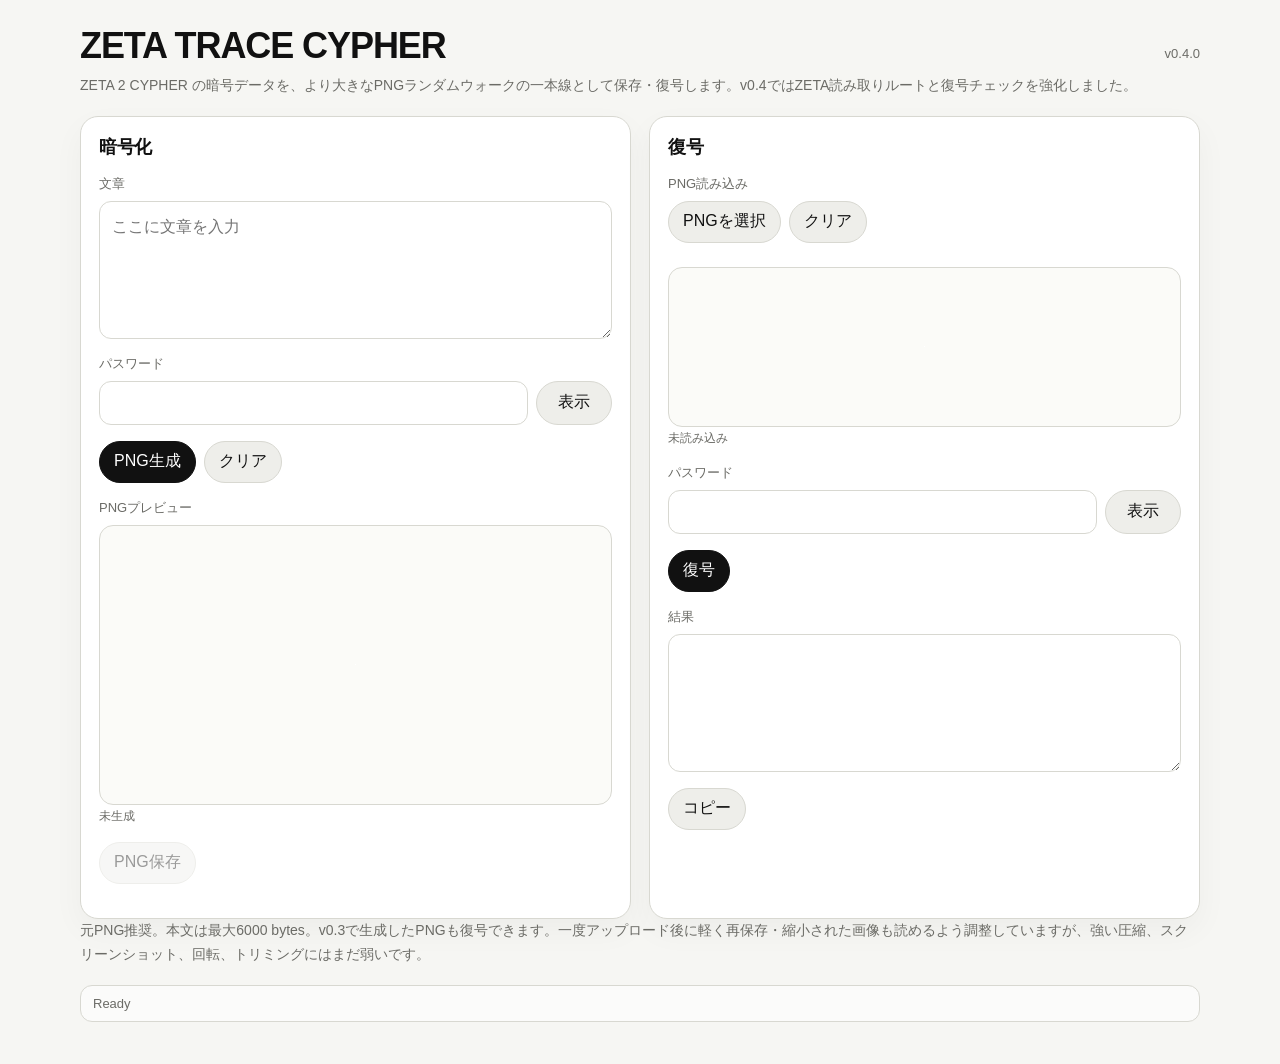
<file: index.html>
<!doctype html>
<html lang="ja">
<head>
  <meta charset="utf-8" />
  <meta name="viewport" content="width=device-width, initial-scale=1" />
  <meta name="theme-color" content="#f6f6f3" />
  <meta http-equiv="Cache-Control" content="no-store" />
  <title>ZETA TRACE CYPHER</title>
  <link rel="stylesheet" href="styles.css" />
</head>
<body>
  <main class="app">
    <header class="topbar">
      <h1>ZETA TRACE CYPHER</h1>
      <span>v0.4.0</span>
    </header>

    <p class="lead">ZETA 2 CYPHER の暗号データを、より大きなPNGランダムウォークの一本線として保存・復号します。v0.4ではZETA読み取りルートと復号チェックを強化しました。</p>

    <section class="layout" aria-label="ZETA TRACE CYPHER">
      <article class="panel">
        <h2>暗号化</h2>

        <label class="field">
          <span>文章</span>
          <textarea id="messageInput" spellcheck="false" placeholder="ここに文章を入力"></textarea>
        </label>

        <label class="field">
          <span>パスワード</span>
          <div class="password-line">
            <input id="encodePassword" type="password" autocomplete="new-password" />
            <button id="showEncodePassword" type="button">表示</button>
          </div>
        </label>

        <div class="actions">
          <button id="encodeBtn" type="button" class="primary">PNG生成</button>
          <button id="clearEncodeBtn" type="button">クリア</button>
        </div>

        <div class="field">
          <span>PNGプレビュー</span>
          <div class="canvas-wrap">
            <canvas id="encodeCanvas" width="1" height="1" aria-label="生成されたPNGランダムウォーク"></canvas>
          </div>
          <p id="encodeInfo" class="meta-text">未生成</p>
        </div>

        <div class="actions wrap">
          <button id="savePngBtn" type="button" disabled>PNG保存</button>
        </div>
      </article>

      <article class="panel">
        <h2>復号</h2>

        <div class="field">
          <span>PNG読み込み</span>
          <div class="actions wrap file-row">
            <label class="file-button" for="loadPngFile">PNGを選択</label>
            <input id="loadPngFile" type="file" accept="image/png,image/jpeg,image/webp" />
            <button id="clearDecodeBtn" type="button">クリア</button>
          </div>
          <div class="canvas-wrap small">
            <canvas id="decodeCanvas" width="1" height="1" aria-label="読み込んだPNG"></canvas>
          </div>
          <p id="decodeInfo" class="meta-text">未読み込み</p>
        </div>

        <label class="field">
          <span>パスワード</span>
          <div class="password-line">
            <input id="decodePassword" type="password" autocomplete="current-password" />
            <button id="showDecodePassword" type="button">表示</button>
          </div>
        </label>

        <div class="actions">
          <button id="decodeBtn" type="button" class="primary">復号</button>
        </div>

        <label class="field">
          <span>結果</span>
          <textarea id="plainOutput" spellcheck="false" readonly></textarea>
        </label>

        <div class="actions wrap">
          <button id="copyPlainBtn" type="button">コピー</button>
        </div>
      </article>
    </section>

    <p class="note">元PNG推奨。本文は最大6000 bytes。v0.3で生成したPNGも復号できます。一度アップロード後に軽く再保存・縮小された画像も読めるよう調整していますが、強い圧縮、スクリーンショット、回転、トリミングにはまだ弱いです。</p>
    <p id="statusText" class="status" aria-live="polite">Ready</p>
  </main>

  <script src="app.js"></script>
</body>
</html>
</file>
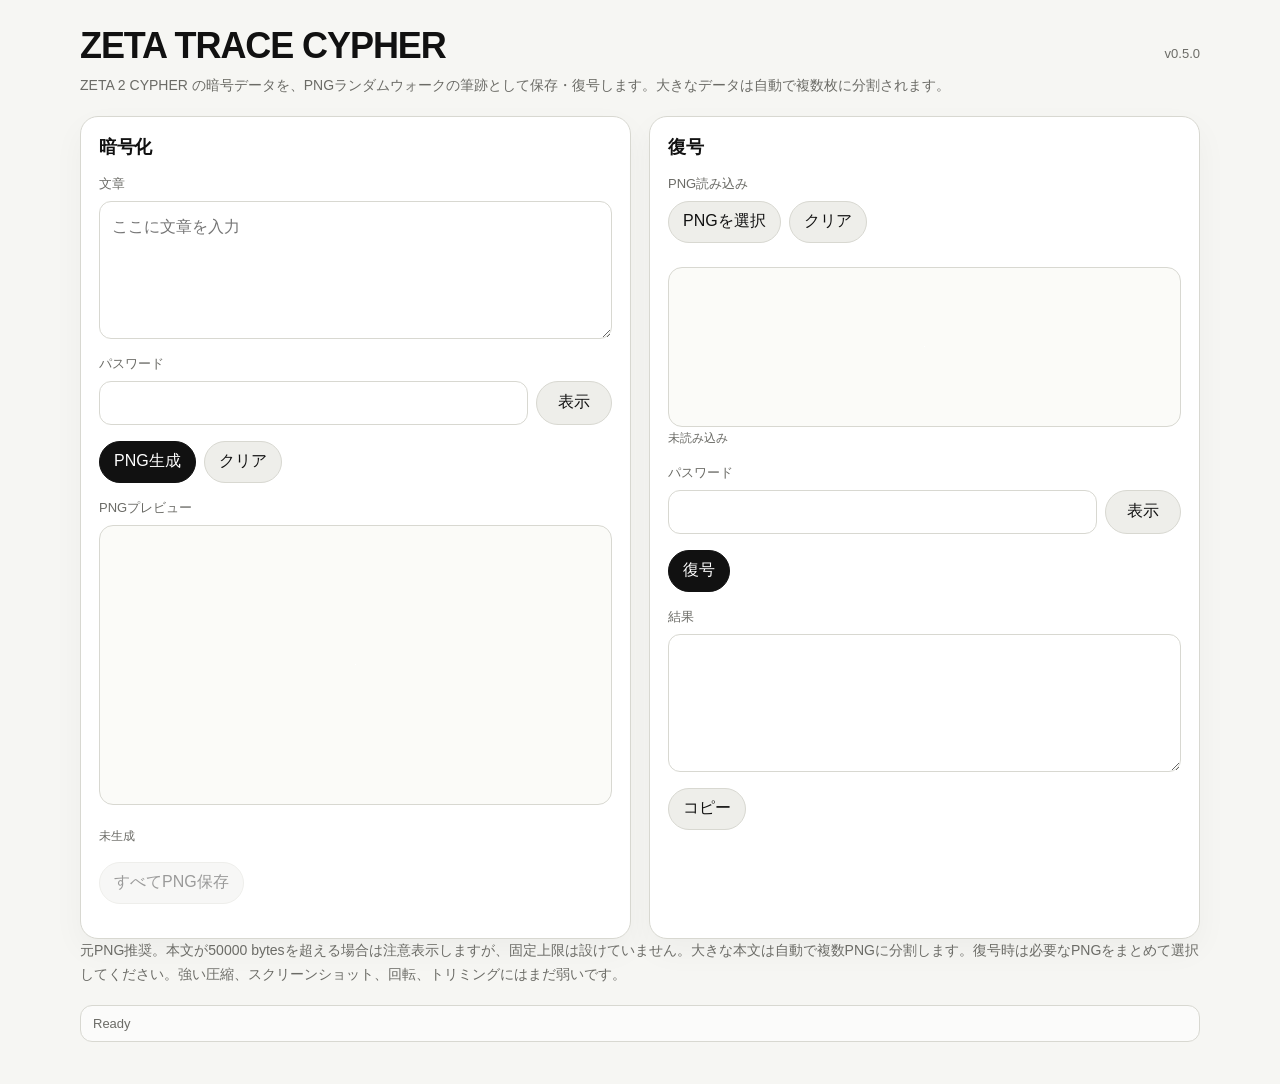
<file: zeta-trace-cypher-v05/index.html>
<!doctype html>
<html lang="ja">
<head>
  <meta charset="utf-8" />
  <meta name="viewport" content="width=device-width, initial-scale=1" />
  <meta name="theme-color" content="#f6f6f3" />
  <meta http-equiv="Cache-Control" content="no-store" />
  <title>ZETA TRACE CYPHER</title>
  <link rel="stylesheet" href="styles.css" />
</head>
<body>
  <main class="app">
    <header class="topbar">
      <h1>ZETA TRACE CYPHER</h1>
      <span>v0.5.0</span>
    </header>

    <p class="lead">ZETA 2 CYPHER の暗号データを、PNGランダムウォークの筆跡として保存・復号します。大きなデータは自動で複数枚に分割されます。</p>

    <section class="layout" aria-label="ZETA TRACE CYPHER">
      <article class="panel">
        <h2>暗号化</h2>

        <label class="field">
          <span>文章</span>
          <textarea id="messageInput" spellcheck="false" placeholder="ここに文章を入力"></textarea>
        </label>

        <label class="field">
          <span>パスワード</span>
          <div class="password-line">
            <input id="encodePassword" type="password" autocomplete="new-password" />
            <button id="showEncodePassword" type="button">表示</button>
          </div>
        </label>

        <div class="actions">
          <button id="encodeBtn" type="button" class="primary">PNG生成</button>
          <button id="clearEncodeBtn" type="button">クリア</button>
        </div>

        <div class="field">
          <span>PNGプレビュー</span>
          <div class="canvas-wrap">
            <canvas id="encodeCanvas" width="1" height="1" aria-label="生成されたPNGランダムウォーク"></canvas>
          </div>
          <div id="encodePages" class="page-grid" aria-label="生成されたPNG一覧"></div>
          <p id="encodeInfo" class="meta-text">未生成</p>
        </div>

        <div class="actions wrap">
          <button id="savePngBtn" type="button" disabled>すべてPNG保存</button>
        </div>
      </article>

      <article class="panel">
        <h2>復号</h2>

        <div class="field">
          <span>PNG読み込み</span>
          <div class="actions wrap file-row">
            <label class="file-button" for="loadPngFile">PNGを選択</label>
            <input id="loadPngFile" type="file" accept="image/png,image/jpeg,image/webp" multiple />
            <button id="clearDecodeBtn" type="button">クリア</button>
          </div>
          <div class="canvas-wrap small">
            <canvas id="decodeCanvas" width="1" height="1" aria-label="読み込んだPNG"></canvas>
          </div>
          <p id="decodeInfo" class="meta-text">未読み込み</p>
        </div>

        <label class="field">
          <span>パスワード</span>
          <div class="password-line">
            <input id="decodePassword" type="password" autocomplete="current-password" />
            <button id="showDecodePassword" type="button">表示</button>
          </div>
        </label>

        <div class="actions">
          <button id="decodeBtn" type="button" class="primary">復号</button>
        </div>

        <label class="field">
          <span>結果</span>
          <textarea id="plainOutput" spellcheck="false" readonly></textarea>
        </label>

        <div class="actions wrap">
          <button id="copyPlainBtn" type="button">コピー</button>
        </div>
      </article>
    </section>

    <p class="note">元PNG推奨。本文が50000 bytesを超える場合は注意表示しますが、固定上限は設けていません。大きな本文は自動で複数PNGに分割します。復号時は必要なPNGをまとめて選択してください。強い圧縮、スクリーンショット、回転、トリミングにはまだ弱いです。</p>
    <p id="statusText" class="status" aria-live="polite">Ready</p>
  </main>

  <script src="app.js"></script>
</body>
</html>
</file>
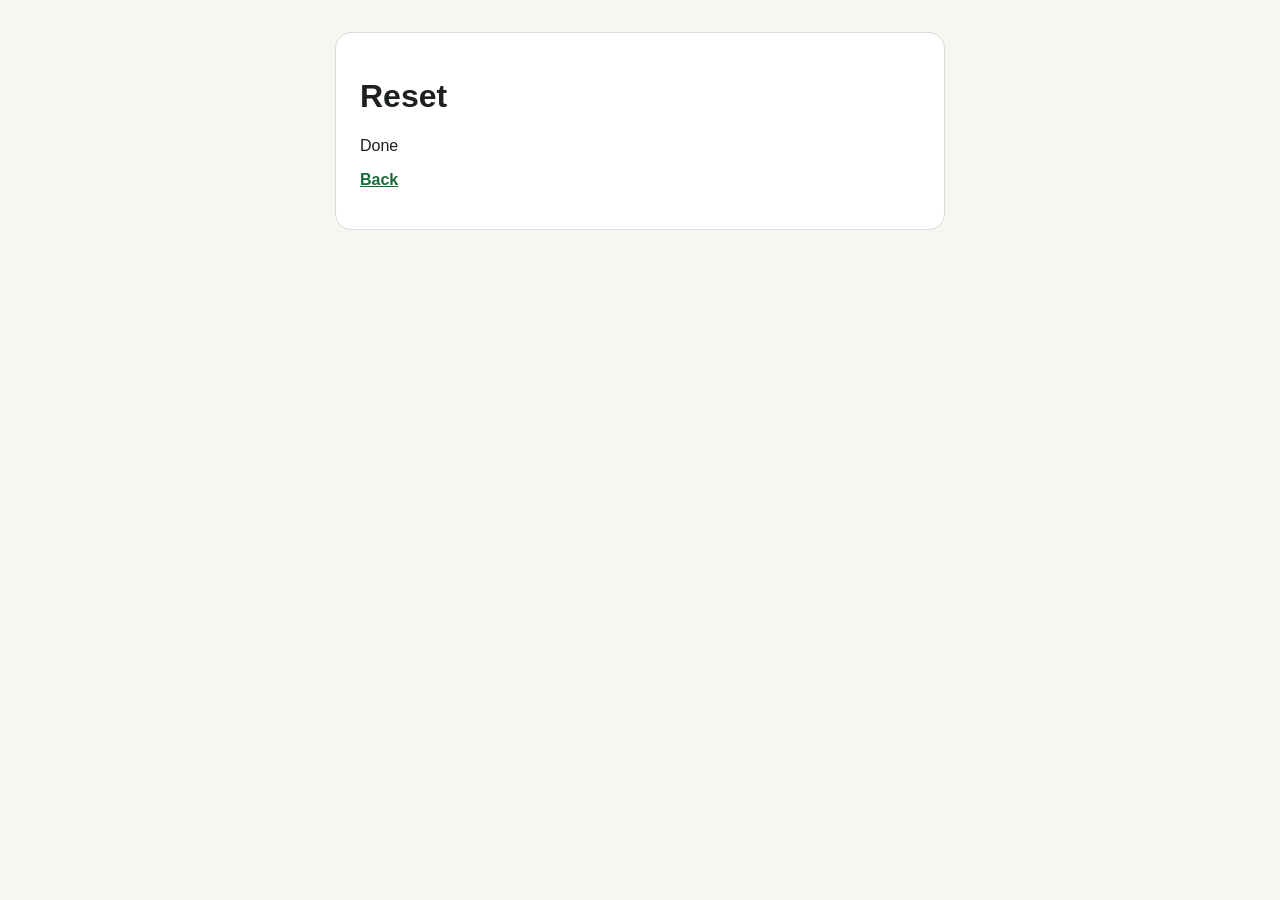
<file: sw-cleanup.html>
<!doctype html>
<html lang="ja">
<head>
  <meta charset="utf-8" />
  <meta name="viewport" content="width=device-width, initial-scale=1" />
  <title>ZETA 2 CYPHER RESET</title>
  <style>
    body{font-family:-apple-system,BlinkMacSystemFont,"Segoe UI",sans-serif;background:#f6f6f3;color:#1d211d;margin:0;padding:32px}
    main{max-width:560px;margin:auto;background:#fff;border:1px solid #d8ddd6;border-radius:16px;padding:24px}
    a{color:#176b38;font-weight:700}
  </style>
</head>
<body>
  <main>
    <h1>Reset</h1>
    <p id="status">Running...</p>
    <p><a href="/">Back</a></p>
  </main>
  <script>
    (async()=>{
      try{
        if('serviceWorker' in navigator){
          const regs=await navigator.serviceWorker.getRegistrations();
          for(const reg of regs) await reg.unregister();
        }
        if('caches' in window){
          const keys=await caches.keys();
          await Promise.all(keys.map(k=>caches.delete(k)));
        }
        document.getElementById('status').textContent='Done';
      }catch(e){document.getElementById('status').textContent='Error';}
    })();
  </script>
</body>
</html>
</file>
<file: styles.css>
:root {
  --bg: #f6f6f3;
  --panel: #ffffff;
  --ink: #111111;
  --muted: #6b6b66;
  --line: #d8d8d1;
  --soft: #eeeeea;
  --error: #a02828;
  --ok: #1f6b42;
}

* { box-sizing: border-box; }

body {
  margin: 0;
  color: var(--ink);
  background: var(--bg);
  font-family: Helvetica, Arial, system-ui, -apple-system, BlinkMacSystemFont, "Hiragino Sans", "Yu Gothic", sans-serif;
}

button, input, textarea { font: inherit; }

.app {
  width: min(1120px, calc(100% - 32px));
  margin: 0 auto;
  padding: 28px 0 42px;
}

.topbar {
  display: flex;
  align-items: baseline;
  justify-content: space-between;
  gap: 16px;
  margin-bottom: 10px;
}

h1 {
  margin: 0;
  font-size: clamp(24px, 3vw, 36px);
  letter-spacing: -0.03em;
  line-height: 1;
}

.topbar span {
  color: var(--muted);
  font-size: 13px;
}

.lead, .note {
  margin: 0 0 18px;
  color: var(--muted);
  font-size: 14px;
  line-height: 1.7;
}

.layout {
  display: grid;
  grid-template-columns: 1fr 1fr;
  gap: 18px;
}

.panel {
  background: var(--panel);
  border: 1px solid var(--line);
  border-radius: 18px;
  padding: 18px;
  box-shadow: 0 12px 32px rgba(0,0,0,0.04);
}

h2 {
  margin: 0 0 16px;
  font-size: 18px;
  letter-spacing: -0.02em;
}

.field {
  display: grid;
  gap: 8px;
  margin: 0 0 16px;
}

.field > span {
  color: var(--muted);
  font-size: 13px;
}

textarea, input {
  width: 100%;
  color: var(--ink);
  background: #fff;
  border: 1px solid var(--line);
  border-radius: 12px;
  outline: none;
}

textarea {
  min-height: 138px;
  padding: 12px;
  resize: vertical;
  line-height: 1.6;
}

input {
  height: 44px;
  padding: 0 12px;
}

textarea:focus, input:focus {
  border-color: #999991;
}

.password-line {
  display: grid;
  grid-template-columns: 1fr 76px;
  gap: 8px;
}

.actions {
  display: flex;
  gap: 8px;
  align-items: center;
  margin: 0 0 16px;
}

.actions.wrap { flex-wrap: wrap; }

button, .file-button {
  min-height: 42px;
  padding: 0 14px;
  display: inline-flex;
  align-items: center;
  justify-content: center;
  color: var(--ink);
  background: var(--soft);
  border: 1px solid var(--line);
  border-radius: 999px;
  cursor: pointer;
  text-decoration: none;
  user-select: none;
}

button.primary {
  color: #fff;
  background: #111;
  border-color: #111;
}

button:disabled {
  opacity: 0.42;
  cursor: not-allowed;
}

.file-row input[type="file"] {
  position: absolute;
  width: 1px;
  height: 1px;
  opacity: 0;
  pointer-events: none;
}

.canvas-wrap {
  width: 100%;
  min-height: 280px;
  display: grid;
  place-items: center;
  overflow: auto;
  background: #fbfbf8;
  border: 1px solid var(--line);
  border-radius: 14px;
  padding: 12px;
}

.canvas-wrap.small { min-height: 160px; }

canvas {
  display: block;
  max-width: 100%;
  height: auto;
  image-rendering: auto;
  background: #fff;
}

.meta-text {
  margin: -6px 0 0;
  color: var(--muted);
  font-size: 12px;
  line-height: 1.6;
}

.status {
  margin: 14px 0 0;
  padding: 10px 12px;
  color: var(--muted);
  background: rgba(255,255,255,0.62);
  border: 1px solid var(--line);
  border-radius: 12px;
  font-size: 13px;
}

.status.ok { color: var(--ok); }
.status.error { color: var(--error); }

@media (max-width: 860px) {
  .layout { grid-template-columns: 1fr; }
}
</file>
<file: zeta-trace-cypher-v05/styles.css>
:root {
  --bg: #f6f6f3;
  --panel: #ffffff;
  --ink: #111111;
  --muted: #6b6b66;
  --line: #d8d8d1;
  --soft: #eeeeea;
  --error: #a02828;
  --ok: #1f6b42;
}

* { box-sizing: border-box; }

body {
  margin: 0;
  color: var(--ink);
  background: var(--bg);
  font-family: Helvetica, Arial, system-ui, -apple-system, BlinkMacSystemFont, "Hiragino Sans", "Yu Gothic", sans-serif;
}

button, input, textarea { font: inherit; }

.app {
  width: min(1120px, calc(100% - 32px));
  margin: 0 auto;
  padding: 28px 0 42px;
}

.topbar {
  display: flex;
  align-items: baseline;
  justify-content: space-between;
  gap: 16px;
  margin-bottom: 10px;
}

h1 {
  margin: 0;
  font-size: clamp(24px, 3vw, 36px);
  letter-spacing: -0.03em;
  line-height: 1;
}

.topbar span {
  color: var(--muted);
  font-size: 13px;
}

.lead, .note {
  margin: 0 0 18px;
  color: var(--muted);
  font-size: 14px;
  line-height: 1.7;
}

.layout {
  display: grid;
  grid-template-columns: 1fr 1fr;
  gap: 18px;
}

.panel {
  background: var(--panel);
  border: 1px solid var(--line);
  border-radius: 18px;
  padding: 18px;
  box-shadow: 0 12px 32px rgba(0,0,0,0.04);
}

h2 {
  margin: 0 0 16px;
  font-size: 18px;
  letter-spacing: -0.02em;
}

.field {
  display: grid;
  gap: 8px;
  margin: 0 0 16px;
}

.field > span {
  color: var(--muted);
  font-size: 13px;
}

textarea, input {
  width: 100%;
  color: var(--ink);
  background: #fff;
  border: 1px solid var(--line);
  border-radius: 12px;
  outline: none;
}

textarea {
  min-height: 138px;
  padding: 12px;
  resize: vertical;
  line-height: 1.6;
}

input {
  height: 44px;
  padding: 0 12px;
}

textarea:focus, input:focus {
  border-color: #999991;
}

.password-line {
  display: grid;
  grid-template-columns: 1fr 76px;
  gap: 8px;
}

.actions {
  display: flex;
  gap: 8px;
  align-items: center;
  margin: 0 0 16px;
}

.actions.wrap { flex-wrap: wrap; }

button, .file-button {
  min-height: 42px;
  padding: 0 14px;
  display: inline-flex;
  align-items: center;
  justify-content: center;
  color: var(--ink);
  background: var(--soft);
  border: 1px solid var(--line);
  border-radius: 999px;
  cursor: pointer;
  text-decoration: none;
  user-select: none;
}

button.primary {
  color: #fff;
  background: #111;
  border-color: #111;
}

button:disabled {
  opacity: 0.42;
  cursor: not-allowed;
}

.file-row input[type="file"] {
  position: absolute;
  width: 1px;
  height: 1px;
  opacity: 0;
  pointer-events: none;
}

.canvas-wrap {
  width: 100%;
  min-height: 280px;
  display: grid;
  place-items: center;
  overflow: auto;
  background: #fbfbf8;
  border: 1px solid var(--line);
  border-radius: 14px;
  padding: 12px;
}

.canvas-wrap.small { min-height: 160px; }

canvas {
  display: block;
  max-width: 100%;
  height: auto;
  image-rendering: auto;
  background: #fff;
}

.meta-text {
  margin: -6px 0 0;
  color: var(--muted);
  font-size: 12px;
  line-height: 1.6;
}

.status {
  margin: 14px 0 0;
  padding: 10px 12px;
  color: var(--muted);
  background: rgba(255,255,255,0.62);
  border: 1px solid var(--line);
  border-radius: 12px;
  font-size: 13px;
}

.status.ok { color: var(--ok); }
.status.error { color: var(--error); }

@media (max-width: 860px) {
  .layout { grid-template-columns: 1fr; }
}

.page-grid {
  display: grid;
  grid-template-columns: repeat(auto-fit, minmax(180px, 1fr));
  gap: 12px;
  margin-top: 12px;
}

.page-card {
  display: grid;
  gap: 8px;
  padding: 10px;
  background: #fbfbf8;
  border: 1px solid var(--line);
  border-radius: 14px;
}

.page-card canvas {
  width: 100%;
  max-height: 260px;
  object-fit: contain;
  border: 1px solid var(--line);
  border-radius: 10px;
}

.page-card button {
  width: 100%;
  min-height: 36px;
  font-size: 12px;
}
</file>
